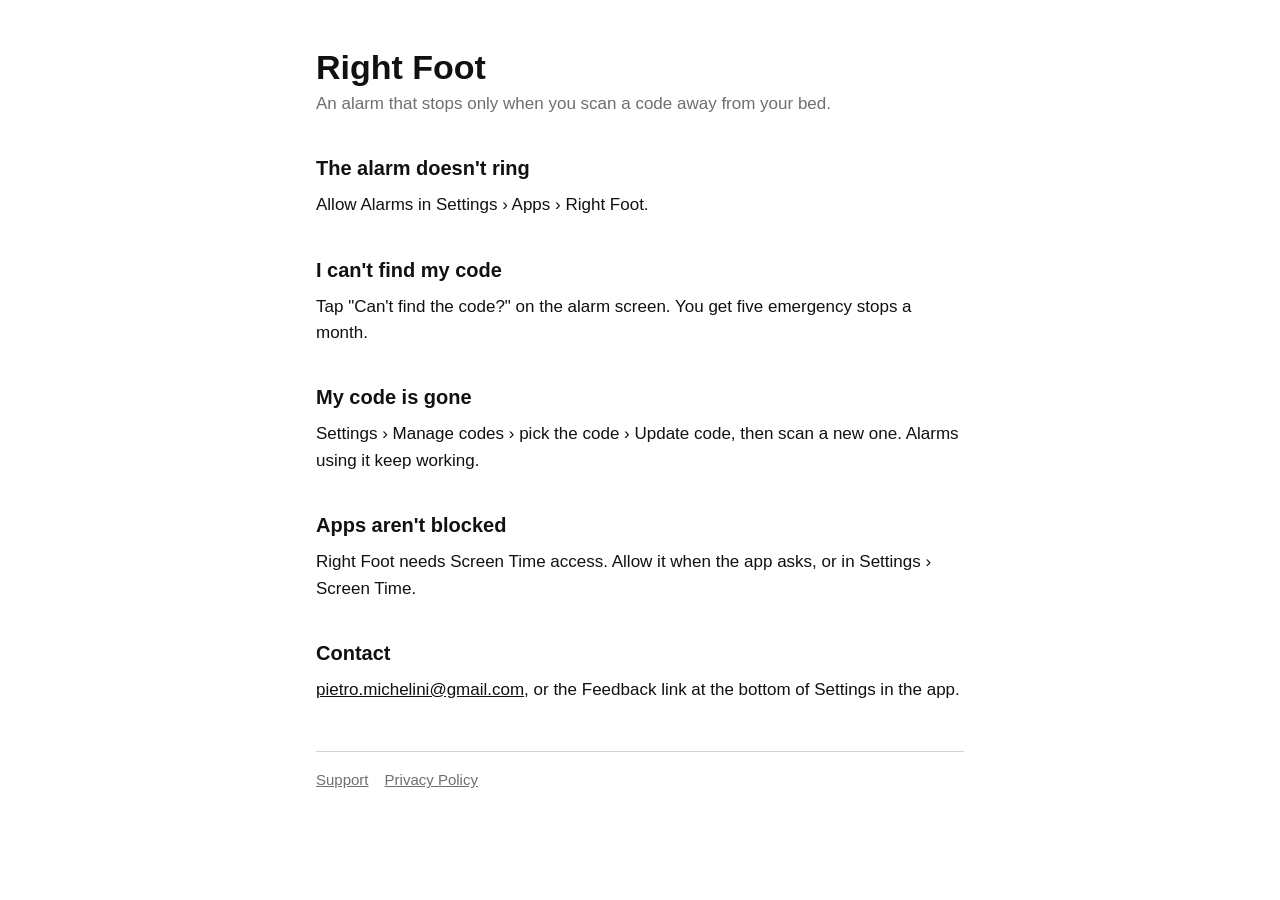
<file: index.html>
<!doctype html>
<html lang="en">
<head>
<meta charset="utf-8">
<meta name="viewport" content="width=device-width, initial-scale=1">
<title>Right Foot — Support</title>
<link rel="stylesheet" href="style.css">
</head>
<body>
<main>
<h1>Right Foot</h1>
<p class="dim">An alarm that stops only when you scan a code away from your bed.</p>

<h2>The alarm doesn't ring</h2>
<p>Allow Alarms in Settings › Apps › Right Foot.</p>

<h2>I can't find my code</h2>
<p>Tap "Can't find the code?" on the alarm screen. You get five emergency stops a month.</p>

<h2>My code is gone</h2>
<p>Settings › Manage codes › pick the code › Update code, then scan a new one. Alarms using it keep working.</p>

<h2>Apps aren't blocked</h2>
<p>Right Foot needs Screen Time access. Allow it when the app asks, or in Settings › Screen Time.</p>

<h2>Contact</h2>
<p><a href="mailto:pietro.michelini@gmail.com">pietro.michelini@gmail.com</a>, or the Feedback link at the bottom of Settings in the app.</p>

<nav><a href="./">Support</a><a href="privacy.html">Privacy Policy</a></nav>
</main>
</body>
</html>
</file>
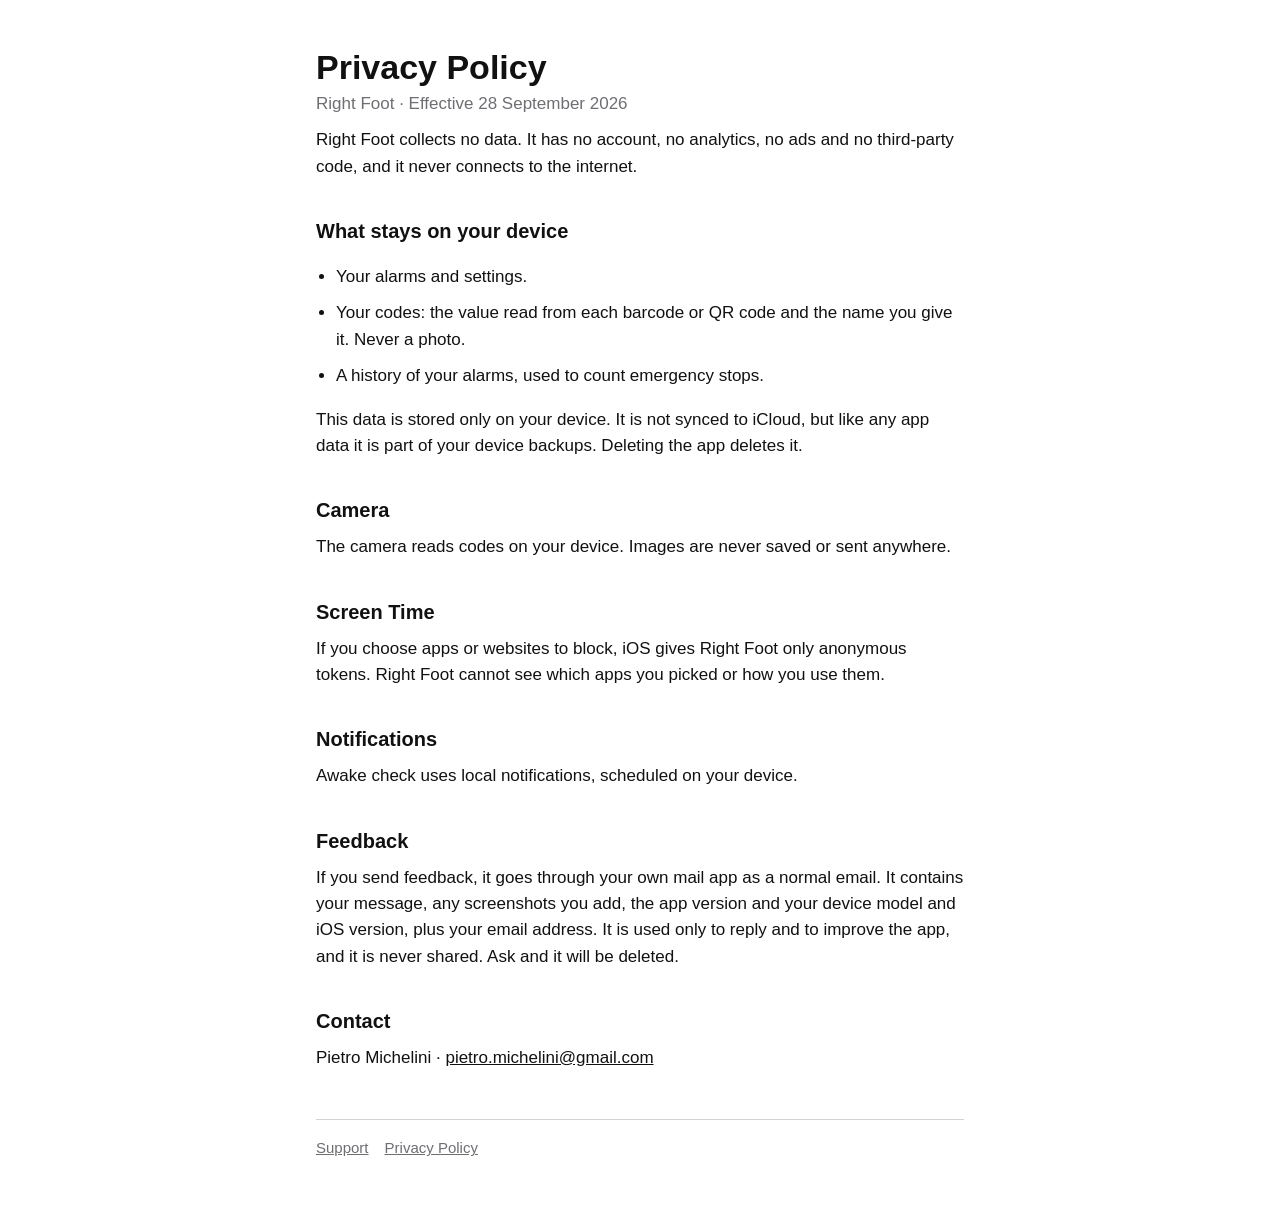
<file: privacy.html>
<!doctype html>
<html lang="en">
<head>
<meta charset="utf-8">
<meta name="viewport" content="width=device-width, initial-scale=1">
<title>Right Foot — Privacy Policy</title>
<link rel="stylesheet" href="style.css">
</head>
<body>
<main>
<h1>Privacy Policy</h1>
<p class="dim">Right Foot · Effective 28 September 2026</p>

<p>Right Foot collects no data. It has no account, no analytics, no ads and no third-party code, and it never connects to the internet.</p>

<h2>What stays on your device</h2>
<ul>
<li>Your alarms and settings.</li>
<li>Your codes: the value read from each barcode or QR code and the name you give it. Never a photo.</li>
<li>A history of your alarms, used to count emergency stops.</li>
</ul>
<p>This data is stored only on your device. It is not synced to iCloud, but like any app data it is part of your device backups. Deleting the app deletes it.</p>

<h2>Camera</h2>
<p>The camera reads codes on your device. Images are never saved or sent anywhere.</p>

<h2>Screen Time</h2>
<p>If you choose apps or websites to block, iOS gives Right Foot only anonymous tokens. Right Foot cannot see which apps you picked or how you use them.</p>

<h2>Notifications</h2>
<p>Awake check uses local notifications, scheduled on your device.</p>

<h2>Feedback</h2>
<p>If you send feedback, it goes through your own mail app as a normal email. It contains your message, any screenshots you add, the app version and your device model and iOS version, plus your email address. It is used only to reply and to improve the app, and it is never shared. Ask and it will be deleted.</p>

<h2>Contact</h2>
<p>Pietro Michelini · <a href="mailto:pietro.michelini@gmail.com">pietro.michelini@gmail.com</a></p>

<nav><a href="./">Support</a><a href="privacy.html">Privacy Policy</a></nav>
</main>
</body>
</html>
</file>
<file: style.css>
:root { color-scheme: light dark; --bg: #fff; --fg: #111; --dim: #6e6e73; --line: #d2d2d7; }
@media (prefers-color-scheme: dark) { :root { --bg: #000; --fg: #f5f5f7; --dim: #98989d; --line: #38383a; } }
* { box-sizing: border-box; }
body { margin: 0; background: var(--bg); color: var(--fg); font: 17px/1.55 -apple-system, BlinkMacSystemFont, "Helvetica Neue", Arial, sans-serif; }
main { max-width: 680px; margin: 0 auto; padding: 48px 16px 64px; }
h1 { font-size: 34px; line-height: 1.15; margin: 0 0 4px; }
h2 { font-size: 20px; margin: 36px 0 8px; }
p, li { margin: 0 0 10px; }
ul { padding-left: 20px; }
.dim { color: var(--dim); }
a { color: inherit; }
nav { margin-top: 48px; padding-top: 16px; border-top: 1px solid var(--line); color: var(--dim); font-size: 15px; }
nav a { margin-right: 16px; }
</file>
